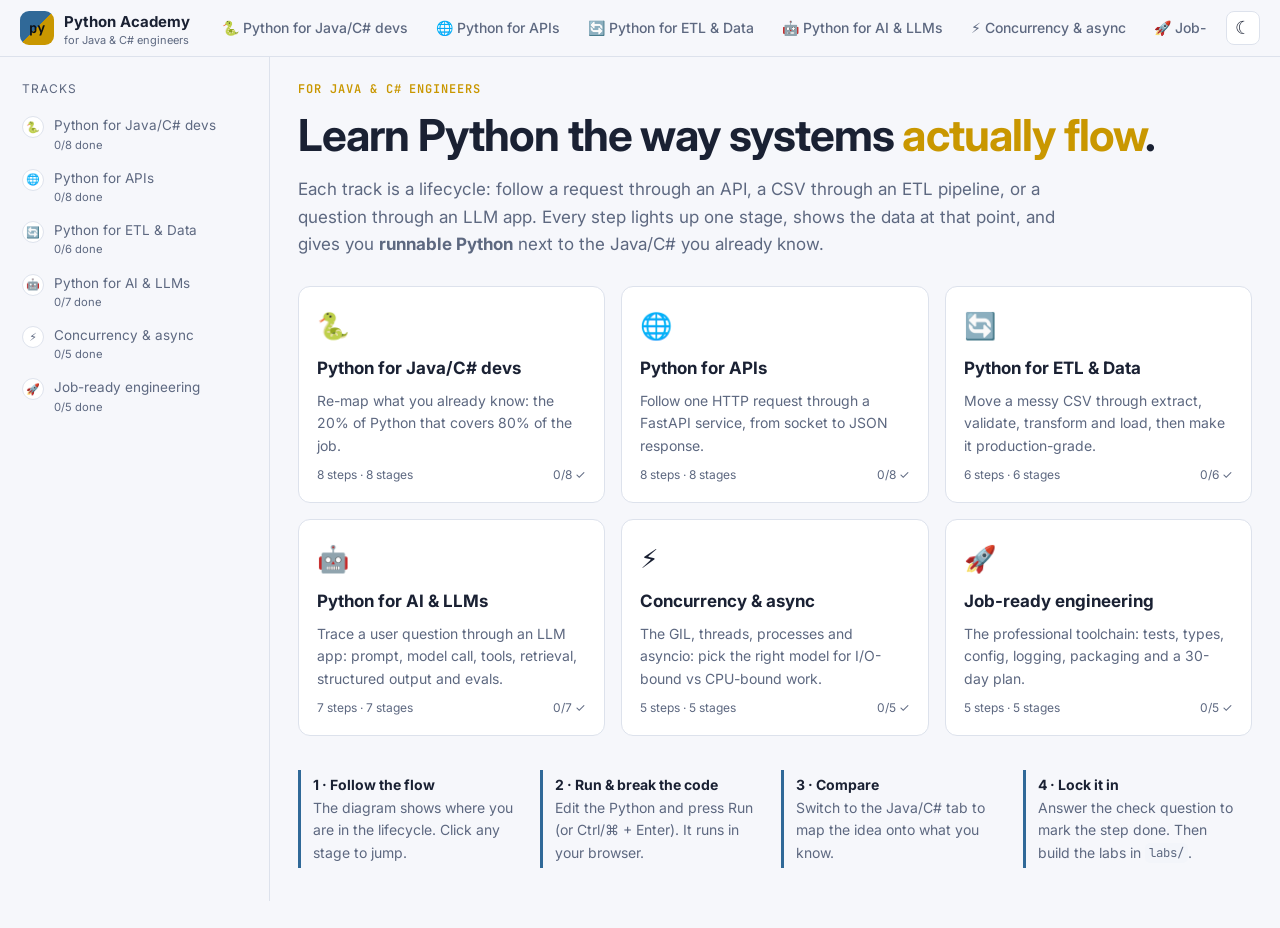
<file: python-academy/web/index.html>
<!doctype html>
<html lang="en">
<head>
  <meta charset="utf-8" />
  <meta name="viewport" content="width=device-width, initial-scale=1" />
  <title>Python Academy</title>
  <link rel="preconnect" href="https://fonts.googleapis.com" />
  <link rel="stylesheet" href="https://fonts.googleapis.com/css2?family=Inter:wght@400;500;600;700&family=JetBrains+Mono:wght@400;600&display=swap" />
  <link rel="stylesheet" href="styles.css" />
</head>
<body>
  <header class="topbar">
    <a class="brand" href="#">
      <span class="brand-mark">py</span>
      <span>Python Academy <small>for Java &amp; C# engineers</small></span>
    </a>
    <nav id="track-tabs" class="track-tabs" aria-label="Tracks"></nav>
    <button id="theme-toggle" class="icon-btn" title="Toggle theme" aria-label="Toggle theme">☀</button>
  </header>

  <div class="layout">
    <aside id="sidebar" class="sidebar" aria-label="Steps"></aside>
    <main id="main" class="main"></main>
  </div>

  <script src="content.js"></script>
  <script src="outputs.js"></script>
  <script src="app.js"></script>
</body>
</html>
</file>
<file: python-academy/web/styles.css>
:root {
  --bg: #0b0f17;
  --bg-2: #111724;
  --panel: #151c2b;
  --panel-2: #1b2436;
  --border: #263049;
  --text: #e6eaf2;
  --muted: #8f9bb3;
  --accent: #ffd43b;      /* python yellow */
  --accent-2: #4b8bbe;    /* python blue */
  --ok: #3ecf8e;
  --bad: #ff6b6b;
  --glow: rgba(255, 212, 59, 0.35);
  --code-bg: #0d1320;
  --tk-kw: #c792ea;
  --tk-str: #c3e88d;
  --tk-num: #f78c6c;
  --tk-com: #5c6a85;
  --tk-fn: #82aaff;
  --tk-dec: #ffcb6b;
  --tk-bi: #89ddff;
  --radius: 12px;
  --mono: "JetBrains Mono", ui-monospace, SFMono-Regular, Menlo, Consolas, monospace;
  color-scheme: dark;
}
:root[data-theme="light"] {
  --bg: #f6f7fb;
  --bg-2: #eef1f7;
  --panel: #ffffff;
  --panel-2: #f3f5fa;
  --border: #dde2ec;
  --text: #1a2133;
  --muted: #5d6880;
  --accent: #c99700;
  --accent-2: #306998;
  --glow: rgba(201, 151, 0, 0.25);
  --code-bg: #fbfcfe;
  --tk-kw: #7c3aed;
  --tk-str: #2f7d32;
  --tk-num: #c2410c;
  --tk-com: #8a94a8;
  --tk-fn: #1d4ed8;
  --tk-dec: #a16207;
  --tk-bi: #0e7490;
  color-scheme: light;
}

* { box-sizing: border-box; }
html, body { margin: 0; }
body {
  background: var(--bg);
  color: var(--text);
  font: 15px/1.6 Inter, system-ui, -apple-system, Segoe UI, sans-serif;
}
a { color: var(--accent-2); }
code { font-variant-ligatures: none; font-family: var(--mono); font-size: 0.88em; background: var(--panel-2); padding: 0.1em 0.35em; border-radius: 5px; }

/* ---------- top bar ---------- */
.topbar {
  position: sticky; top: 0; z-index: 10;
  display: flex; align-items: center; gap: 20px;
  padding: 10px 20px;
  background: color-mix(in srgb, var(--bg) 85%, transparent);
  backdrop-filter: blur(10px);
  border-bottom: 1px solid var(--border);
}
.brand { display: flex; align-items: center; gap: 10px; color: var(--text); text-decoration: none; font-weight: 700; white-space: nowrap; }
.brand small { display: block; font-weight: 400; color: var(--muted); font-size: 11px; line-height: 1.1; }
.brand-mark {
  display: grid; place-items: center; width: 34px; height: 34px; border-radius: 9px;
  background: linear-gradient(135deg, var(--accent-2) 0 50%, var(--accent) 50% 100%);
  color: #0b0f17; font-family: var(--mono); font-weight: 700; font-size: 14px;
}
.track-tabs { display: flex; gap: 4px; overflow-x: auto; flex: 1; scrollbar-width: none; }
.track-tabs a {
  padding: 6px 12px; border-radius: 8px; color: var(--muted); text-decoration: none;
  white-space: nowrap; font-size: 14px; font-weight: 500;
}
.track-tabs a:hover { color: var(--text); background: var(--panel); }
.track-tabs a.active { color: var(--text); background: var(--panel-2); box-shadow: inset 0 -2px 0 var(--accent); }
.icon-btn { background: var(--panel); border: 1px solid var(--border); color: var(--text); border-radius: 8px; width: 34px; height: 34px; cursor: pointer; font-size: 18px; line-height: 1; flex: none; }

/* ---------- layout ---------- */
.layout { display: grid; grid-template-columns: 270px minmax(0, 1fr); min-height: calc(100vh - 56px); }
.sidebar { border-right: 1px solid var(--border); padding: 18px 14px; position: sticky; top: 56px; height: calc(100vh - 56px); overflow-y: auto; }
.main { padding: 24px 28px 60px; max-width: 1400px; width: 100%; }

.side-title { font-size: 12px; text-transform: uppercase; letter-spacing: 0.08em; color: var(--muted); margin: 4px 8px 10px; }
.progress { height: 6px; background: var(--panel-2); border-radius: 99px; overflow: hidden; margin: 0 8px 14px; }
.progress > span { display: block; height: 100%; background: linear-gradient(90deg, var(--accent-2), var(--accent)); transition: width .4s; }
.step-list { list-style: none; padding: 0; margin: 0; counter-reset: s; }
.step-list a {
  display: flex; gap: 10px; align-items: flex-start; padding: 8px; border-radius: 8px;
  color: var(--muted); text-decoration: none; font-size: 13.5px; line-height: 1.35;
}
.step-list a:hover { background: var(--panel); color: var(--text); }
.step-list a.active { background: var(--panel-2); color: var(--text); }
.step-num {
  flex: none; width: 22px; height: 22px; border-radius: 50%; display: grid; place-items: center;
  font-size: 11px; font-weight: 600; border: 1px solid var(--border); background: var(--panel);
}
.step-list a.active .step-num { border-color: var(--accent); color: var(--accent); }
.step-list a.done .step-num { background: var(--ok); border-color: var(--ok); color: #0b0f17; }

/* ---------- home ---------- */
.hero h1 { font-size: clamp(28px, 4vw, 44px); line-height: 1.1; margin: 10px 0 12px; letter-spacing: -0.02em; }
.hero h1 em { font-style: normal; color: var(--accent); }
.hero p { color: var(--muted); max-width: 760px; font-size: 17px; }
.cards { display: grid; grid-template-columns: repeat(auto-fill, minmax(280px, 1fr)); gap: 16px; margin-top: 28px; }
.card {
  background: var(--panel); border: 1px solid var(--border); border-radius: var(--radius);
  padding: 18px; text-decoration: none; color: var(--text); transition: transform .15s, border-color .15s;
  display: flex; flex-direction: column; gap: 8px;
}
.card:hover { transform: translateY(-2px); border-color: var(--accent); }
.card .icon { font-size: 26px; }
.card h3 { margin: 0; font-size: 17px; }
.card p { margin: 0; color: var(--muted); font-size: 14px; flex: 1; }
.card .meta { font-size: 12px; color: var(--muted); display: flex; justify-content: space-between; }
.how { margin-top: 34px; display: grid; grid-template-columns: repeat(auto-fill, minmax(220px, 1fr)); gap: 12px; }
.how div { border-left: 3px solid var(--accent-2); padding: 4px 12px; color: var(--muted); font-size: 14px; }
.how b { color: var(--text); display: block; }

/* ---------- lifecycle stage ---------- */
.track-head { display: flex; justify-content: space-between; align-items: flex-end; gap: 16px; flex-wrap: wrap; }
.track-head h1 { margin: 0; font-size: 26px; letter-spacing: -0.01em; }
.track-head p { margin: 4px 0 0; color: var(--muted); }
.stage {
  margin: 18px 0 20px; padding: 22px 18px 16px; border-radius: var(--radius);
  background:
    radial-gradient(circle at 1px 1px, color-mix(in srgb, var(--muted) 25%, transparent) 1px, transparent 0) 0 0 / 18px 18px,
    var(--bg-2);
  border: 1px solid var(--border); position: relative; overflow: hidden;
}
.flow { position: relative; display: flex; align-items: center; overflow-x: auto; padding: 26px 4px 10px; scrollbar-width: thin; }
.node {
  flex: none; position: relative; z-index: 1;
  padding: 10px 14px; border-radius: 10px; min-width: 96px; text-align: center;
  background: var(--panel); border: 1px solid var(--border); color: var(--muted);
  font: 600 12.5px/1.2 var(--mono); font-variant-ligatures: none; cursor: pointer; transition: all .3s;
}
.node:hover { color: var(--text); }
.node.visited { color: var(--text); border-color: color-mix(in srgb, var(--accent-2) 60%, var(--border)); }
.node.active {
  color: var(--text); border-color: var(--accent);
  box-shadow: 0 0 0 4px var(--glow), 0 0 28px var(--glow);
  transform: translateY(-2px);
}
.link { flex: 1 0 26px; height: 2px; background: var(--border); position: relative; min-width: 26px; }
.link.visited { background: linear-gradient(90deg, var(--accent-2), var(--accent)); }
.packet {
  position: absolute; z-index: 2; width: 14px; height: 14px; border-radius: 50%;
  background: var(--accent); box-shadow: 0 0 14px var(--accent);
  transition: left .7s cubic-bezier(.6,.05,.3,1), top .7s; pointer-events: none;
}
.payload {
  margin-top: 12px; display: flex; gap: 10px; align-items: baseline; flex-wrap: wrap;
  font-size: 13px; color: var(--muted);
}
.payload code { font-variant-ligatures: none; color: var(--text); background: var(--code-bg); border: 1px solid var(--border); padding: 4px 8px; font-size: 12.5px; word-break: break-word; }

/* ---------- step ---------- */
.step-bar { display: flex; align-items: center; justify-content: space-between; gap: 12px; margin-bottom: 14px; flex-wrap: wrap; }
.step-bar .kicker { color: var(--accent); font: 600 12px var(--mono); text-transform: uppercase; letter-spacing: .08em; }
.step-bar h2 { margin: 2px 0 0; font-size: 22px; letter-spacing: -0.01em; }
.nav-btns { display: flex; gap: 8px; }
.btn {
  border: 1px solid var(--border); background: var(--panel); color: var(--text);
  padding: 8px 14px; border-radius: 8px; cursor: pointer; font: 500 14px Inter, sans-serif; text-decoration: none;
}
.btn:hover:not(:disabled) { border-color: var(--accent); }
.btn:disabled { opacity: .4; cursor: default; }
.btn.primary { background: var(--accent); color: #0b0f17; border-color: var(--accent); font-weight: 600; }

.grid { display: grid; grid-template-columns: minmax(0, 1fr) minmax(0, 1.15fr); gap: 18px; align-items: start; }
.panel { background: var(--panel); border: 1px solid var(--border); border-radius: var(--radius); padding: 18px 20px; }
.concept p:first-child { margin-top: 0; }
.concept ul { padding-left: 20px; }
.concept li { margin: 4px 0; }
.concept table { border-collapse: collapse; width: 100%; font-size: 13.5px; margin: 8px 0; }
.concept th, .concept td { text-align: left; padding: 6px 8px; border-bottom: 1px solid var(--border); vertical-align: top; }
.concept th { color: var(--muted); font-weight: 600; }
.tip {
  margin-top: 14px; padding: 12px 14px; border-radius: 10px; font-size: 14px;
  background: color-mix(in srgb, var(--accent) 9%, var(--panel)); border: 1px solid color-mix(in srgb, var(--accent) 35%, var(--border));
}
.tip b:first-child { color: var(--accent); }

.quiz { margin-top: 14px; }
.quiz h4 { margin: 0 0 10px; font-size: 14px; color: var(--muted); text-transform: uppercase; letter-spacing: .06em; }
.quiz .q { margin: 0 0 10px; font-weight: 500; }
.quiz button.opt {
  display: block; width: 100%; text-align: left; margin: 6px 0; padding: 9px 12px; border-radius: 8px;
  background: var(--panel-2); border: 1px solid var(--border); color: var(--text); cursor: pointer; font: 14px Inter, sans-serif;
}
.quiz button.opt:hover:not(:disabled) { border-color: var(--accent-2); }
.quiz button.opt.right { border-color: var(--ok); background: color-mix(in srgb, var(--ok) 14%, var(--panel)); }
.quiz button.opt.wrong { border-color: var(--bad); background: color-mix(in srgb, var(--bad) 12%, var(--panel)); }
.quiz .why { font-size: 14px; color: var(--muted); margin-top: 8px; }

/* ---------- code ---------- */
.code-panel { padding: 0; overflow: hidden; position: sticky; top: 72px; }
.tabs { display: flex; align-items: center; border-bottom: 1px solid var(--border); background: var(--panel-2); }
.tabs [data-tab] {
  background: none; border: 0; color: var(--muted); padding: 11px 16px; cursor: pointer;
  font: 600 13px var(--mono); border-bottom: 2px solid transparent;
}
.tabs [data-tab].active { color: var(--text); border-bottom-color: var(--accent); }
.tabs .spacer { flex: 1; }
.tabs .run-actions { display: flex; gap: 6px; padding: 0 8px; }
.tabs .run-actions .btn { padding: 5px 12px; font-size: 13px; }
.editor { position: relative; background: var(--code-bg); max-height: 520px; overflow: auto; }
.editor-inner { position: relative; min-width: 100%; width: max-content; }
.editor pre, .editor textarea {
  margin: 0; padding: 16px 18px; font: 13px/1.55 var(--mono); tab-size: 4; font-variant-ligatures: none;
  white-space: pre; word-wrap: normal; border: 0;
}
.editor textarea {
  position: absolute; inset: 0; width: 100%; height: 100%; resize: none; overflow: hidden;
  background: transparent; color: transparent; caret-color: var(--text); outline: none;
}
.editor textarea::selection { background: color-mix(in srgb, var(--accent-2) 45%, transparent); color: transparent; }
.editor pre { pointer-events: none; color: var(--text); }
.tk-kw { color: var(--tk-kw); }
.tk-str { color: var(--tk-str); }
.tk-num { color: var(--tk-num); }
.tk-com { color: var(--tk-com); font-style: italic; }
.tk-fn { color: var(--tk-fn); }
.tk-dec { color: var(--tk-dec); }
.tk-bi { color: var(--tk-bi); }
.console {
  font-variant-ligatures: none;
  border-top: 1px solid var(--border); background: var(--bg); font: 12.5px/1.5 var(--mono);
  padding: 12px 18px; max-height: 260px; overflow: auto; white-space: pre-wrap; color: var(--text);
}
.console .label { color: var(--muted); font-size: 11px; text-transform: uppercase; letter-spacing: .08em; display: block; margin-bottom: 6px; }
.console .err { color: var(--bad); }
.console .sys { color: var(--muted); }
.local-note { padding: 10px 18px; font-size: 13px; color: var(--muted); border-top: 1px solid var(--border); background: var(--panel-2); }

.footer-nav { display: flex; justify-content: space-between; margin-top: 22px; gap: 10px; }
.kbd { font: 11px var(--mono); border: 1px solid var(--border); border-radius: 4px; padding: 1px 5px; color: var(--muted); }

/* ---------- responsive ---------- */
@media (max-width: 1100px) {
  .grid { grid-template-columns: minmax(0, 1fr); }
  .code-panel { position: static; }
}
@media (max-width: 800px) {
  .layout { grid-template-columns: minmax(0, 1fr); }
  .sidebar { position: static; height: auto; border-right: 0; border-bottom: 1px solid var(--border); padding: 12px 16px; }
  .step-list { display: flex; gap: 6px; overflow-x: auto; }
  .step-list a { flex-direction: column; align-items: center; min-width: 44px; padding: 6px; }
  .step-list a .step-title { display: none; }
  .main { padding: 18px 16px 50px; }
  .brand small { display: none; }
  .topbar { gap: 10px; padding: 10px 16px; }
}
</file>
